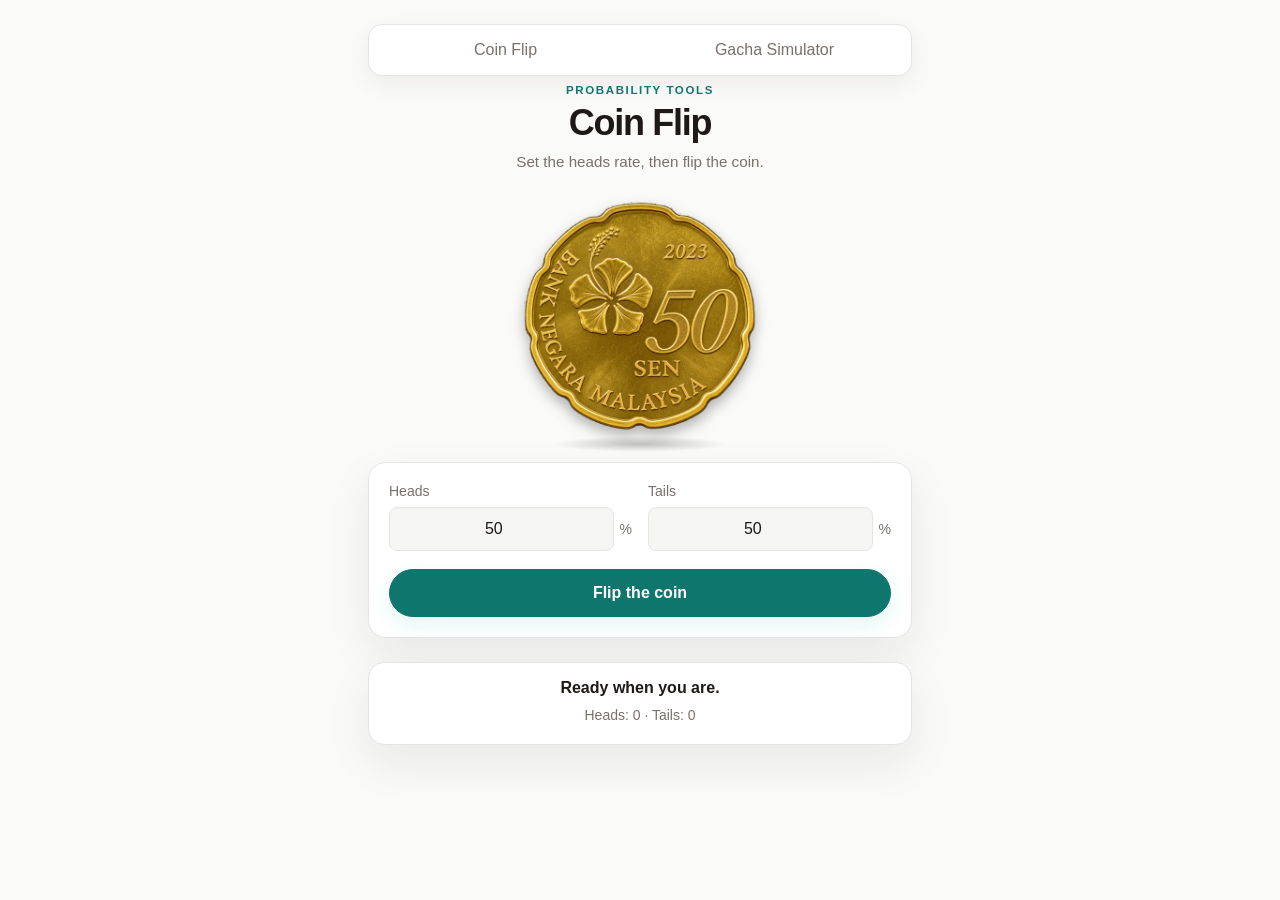
<file: index.html>
<!DOCTYPE html>
<html lang="en">
<head>
	<meta charset="utf-8">
	<meta name="viewport" content="width=device-width, initial-scale=1, viewport-fit=cover">
	<title>Coin Flip</title>
	<link rel="icon" href="data:image/svg+xml,<svg xmlns='http://www.w3.org/2000/svg' viewBox='0 0 100 100'><text y='.9em' font-size='90'>🪙</text></svg>">
	<link rel="stylesheet" href="styles/styles.css?v=__BUILD_VERSION__">
</head>
<body>
	<div id="app" aria-live="polite"></div>
	<script src="js/view-loader.js?v=__BUILD_VERSION__" data-view="views/coin-flip.html?v=__BUILD_VERSION__" data-script="js/script.js?v=__BUILD_VERSION__" defer></script>
</body>
</html>
</file>
<file: styles/styles.css>
:root {
	/* color-scheme keeps native spinners and scrollbars on theme in dark mode */
	color-scheme: light dark;
	--bg: #fafaf9;
	--fg: #1c1917;
	--muted: #78716c;
	--accent: #0f766e;
	--border: #e7e5e4;
	--hover: rgba( 28, 25, 23, 0.06 );
	--surface: #ffffff;
	--surface-muted: #f5f5f4;
	--accent-soft: #ccfbf1;
	--accent-contrast: #ffffff;
	--page-glow: rgba( 20, 184, 166, 0.12 );
	--shadow: 0 18px 45px rgba( 28, 25, 23, 0.08 );
}

@media ( prefers-color-scheme: dark ) {
	:root {
		--bg: #171717;
		--fg: #f5f5f4;
		--muted: #a8a29e;
		--accent: #5eead4;
		--border: #262626;
		--hover: rgba( 245, 245, 244, 0.08 );
		--surface: #202020;
		--surface-muted: #292929;
		--accent-soft: rgba( 94, 234, 212, 0.14 );
		--accent-contrast: #10201d;
		--page-glow: rgba( 45, 212, 191, 0.10 );
		--shadow: 0 22px 55px rgba( 0, 0, 0, 0.28 );
	}
}

/* A parent page can force either palette; these blocks sit after the media query so they win. */
:root[data-theme="light"] {
	color-scheme: light;
	--bg: #fafaf9;
	--fg: #1c1917;
	--muted: #78716c;
	--accent: #0f766e;
	--border: #e7e5e4;
	--hover: rgba( 28, 25, 23, 0.06 );
	--surface: #ffffff;
	--surface-muted: #f5f5f4;
	--accent-soft: #ccfbf1;
	--accent-contrast: #ffffff;
	--page-glow: rgba( 20, 184, 166, 0.12 );
	--shadow: 0 18px 45px rgba( 28, 25, 23, 0.08 );
}

:root[data-theme="dark"] {
	color-scheme: dark;
	--bg: #171717;
	--fg: #f5f5f4;
	--muted: #a8a29e;
	--accent: #5eead4;
	--border: #262626;
	--hover: rgba( 245, 245, 244, 0.08 );
	--surface: #202020;
	--surface-muted: #292929;
	--accent-soft: rgba( 94, 234, 212, 0.14 );
	--accent-contrast: #10201d;
	--page-glow: rgba( 45, 212, 191, 0.10 );
	--shadow: 0 22px 55px rgba( 0, 0, 0, 0.28 );
}

* {
	box-sizing: border-box;
}

[hidden] {
	display: none !important;
}

body {
	margin: 0;
	min-height: 100dvh;
	/* Flex column keeps the nav above the app; the app's auto margin does the centring */
	display: flex;
	flex-direction: column;
	align-items: center;
	background: var( --bg );
	color: var( --fg );
	font-family: "Avenir Next", Avenir, "Segoe UI", Roboto, "Helvetica Neue", sans-serif;
	/* Safe-area insets keep the column clear of notches and home indicators */
	padding: calc( env( safe-area-inset-top ) + 24px ) calc( env( safe-area-inset-right ) + 24px ) calc( env( safe-area-inset-bottom ) + 24px ) calc( env( safe-area-inset-left ) + 24px );
}

#app {
	width: 100%;
}

.app {
	display: flex;
	flex-direction: column;
	align-items: center;
	gap: 24px;
	width: 100%;
	max-width: 34rem;
	/* Auto margins centre the app when the page is short and scroll cleanly when it is not */
	margin: auto;
}

h1 {
	margin: 0;
	font-size: clamp( 1.5rem, 5vw, 2.25rem );
	font-weight: 750;
	letter-spacing: -0.035em;
	text-wrap: balance;
}

.scene {
	position: relative;
	width: clamp( 160px, 40vw, 240px );
	height: clamp( 160px, 40vw, 240px );
}

.coin-shadow {
	position: absolute;
	left: 50%;
	bottom: -14px;
	width: 72%;
	height: 16px;
	margin-left: -36%;
	border-radius: 50%;
	/* Soft ellipse reads as the coin's shadow on the ground */
	background: radial-gradient( ellipse, rgba( 0, 0, 0, 0.22 ), transparent 70% );
	pointer-events: none;
}

.coin-mover {
	position: relative;
	width: 100%;
	height: 100%;
	/* The coin is a button now: click it, or focus it and press Enter or Space */
	cursor: pointer;
	user-select: none;
	min-height: 0;
	padding: 0;
	border: 0;
	background: transparent;
	color: inherit;
	/* Perspective must sit on the parent of the rotating element, not a grandparent */
	perspective: 900px;
}

.coin {
	display: block;
	position: relative;
	width: 100%;
	height: 100%;
	transform-style: preserve-3d;
	will-change: transform;
}

.coin-mover.flipping {
	/* The arc carries the coin up and down with gravity easings per segment */
	animation: toss-arc 0.7s;
	/* While the toss runs the coin ignores clicks, so a rapid click cannot queue another flip */
	pointer-events: none;
}

.coin-mover.flipping .coin {
	/* The spin runs at constant angular speed, exactly like a real tossed coin */
	animation: toss-spin 0.7s linear forwards;
}

.coin-mover.flipping ~ .coin-shadow {
	/* The ground shadow shrinks and fades as the coin rises, returns as it falls */
	animation: toss-shadow 0.7s;
}

.coin-mover:focus-visible {
	/* Keyboard focus gets a clear ring around the round coin */
	outline: 2px solid var( --accent );
	outline-offset: 6px;
	border-radius: 50%;
}

@keyframes toss-arc {
	/* Ease-out on the rise (fast launch, slow at apex), ease-in on the fall (slow drop, fast land) */
	0%   { transform: translateY( 0 ) scale( 1 ); animation-timing-function: ease-out; }
	45%  { transform: translateY( -150px ) scale( 0.94 ); animation-timing-function: ease-in; }
	100% { transform: translateY( 0 ) scale( 1 ); }
}

@keyframes toss-spin {
	0%   { transform: rotateX( var( --flip-from, 0deg ) ); }
	100% { transform: rotateX( var( --flip-to, 1800deg ) ); }
}

@keyframes toss-shadow {
	0%   { transform: scale( 1 ); opacity: 0.7; }
	45%  { transform: scale( 0.5 ); opacity: 0.2; }
	100% { transform: scale( 1 ); opacity: 0.7; }
}

.coin-face {
	position: absolute;
	inset: 0;
	backface-visibility: hidden;
}

.coin-art {
	display: block;
	width: 100%;
	height: 100%;
	object-fit: contain;
	overflow: visible;
	pointer-events: none;
	filter: drop-shadow( 0 6px 7px rgba( 0, 0, 0, 0.3 ) );
}

.coin-metal {
	stroke: #604514;
	stroke-width: 2;
}

.coin-rim {
	fill: none;
	stroke: rgba( 255, 231, 132, 0.65 );
	stroke-width: 2;
}

.coin-hibiscus ellipse,
.coin-hibiscus circle {
	fill: rgba( 102, 72, 15, 0.22 );
	stroke: #6b4d14;
	stroke-width: 1.2;
}

.coin-engraving,
.coin-tendrils path {
	fill: none;
	stroke: #654812;
	stroke-linecap: round;
	stroke-linejoin: round;
	filter: drop-shadow( 0 1px 0 rgba( 255, 232, 134, 0.75 ) );
}

.coin-engraving {
	stroke-width: 2;
}

.coin-tendrils path {
	stroke-width: 4.5;
}

.coin-value,
.coin-sen,
.coin-year,
.coin-bank,
.coin-latent {
	fill: #6a4b13;
	font-family: Georgia, "Times New Roman", serif;
	filter: drop-shadow( 0 1px 0 rgba( 255, 235, 145, 0.8 ) );
}

.coin-value {
	font-size: 58px;
	font-style: italic;
}

.coin-sen {
	font-size: 18px;
	font-weight: 700;
}

.coin-year {
	font-size: 14px;
	font-style: italic;
}

.coin-bank {
	font-size: 10px;
	font-weight: 700;
	letter-spacing: 1.2px;
}

.coin-dots {
	fill: #765718;
	filter: drop-shadow( 0 1px 0 rgba( 255, 235, 145, 0.75 ) );
}

.coin-latent {
	font-size: 24px;
	font-weight: 700;
	opacity: 0.28;
}

.coin-tails {
	/* Tails starts rotated so it is the hidden back until the coin flips */
	transform: rotateX( 180deg );
}

.controls {
	display: flex;
	gap: 16px;
	width: 100%;
}

.percent-field {
	display: flex;
	flex-direction: column;
	gap: 8px;
	flex: 1;
	min-width: 0;
	color: var( --muted );
	font-size: 0.875rem;
}

input {
	min-height: 44px;
	width: 100%;
	padding: 8px 12px;
	border: 1px solid var( --border );
	border-radius: 8px;
	background: transparent;
	color: var( --fg );
	font: inherit;
	font-size: 16px; /* 16px stops iOS from auto-zooming the focused field */
	font-variant-numeric: tabular-nums;
	text-align: center;
}

input:focus {
	border-color: var( --accent );
}

input:focus-visible,
button:focus-visible {
	/* Keyboard focus keeps a visible ring instead of relying on the border tint alone */
	outline: 2px solid var( --accent );
	outline-offset: 2px;
}

button {
	min-height: 48px;
	padding: 14px 32px;
	border: 1px solid var( --border );
	border-radius: 999px;
	background: transparent;
	color: var( --fg );
	font: inherit;
	font-size: 1rem;
	cursor: pointer;
	transition: background 120ms ease, transform 120ms ease;
}

button:hover {
	background: var( --hover );
}

button:active {
	transform: scale( 0.98 );
}

.coin-mover:hover {
	background: transparent;
}

.coin-mover:active {
	transform: none;
}

.coin-mover:disabled {
	opacity: 1;
}

button:disabled {
	opacity: 0.5;
	cursor: default;
}

.result {
	margin: 0;
	min-height: 1.5em;
	font-weight: 600;
	color: var( --muted );
}

.stats {
	margin: 0;
	min-height: 1.5em;
	font-size: 0.875rem;
	font-variant-numeric: tabular-nums;
	color: var( --muted );
}

.site-nav {
	display: flex;
	gap: 4px;
	width: 100%;
	max-width: 34rem;
	margin: 0 auto 8px;
	border-bottom: 1px solid var( --border );
}

.nav-link {
	padding: 12px 16px;
	margin-bottom: -1px;
	border-bottom: 2px solid transparent;
	color: var( --muted );
	font-weight: 500;
	text-decoration: none;
}

.nav-link:hover {
	background: var( --hover );
	color: var( --fg );
}

.nav-link.active {
	/* The active page keeps the accent underline so the current tab is obvious */
	border-bottom-color: var( --accent );
	color: var( --accent );
}

.gacha-controls {
	display: grid;
	grid-template-columns: repeat( 2, minmax( 0, 1fr ) );
	align-items: end;
	gap: 16px;
	width: 100%;
}

.percent-input-row {
	display: flex;
	align-items: center;
	gap: 6px;
	width: 100%;
}

.percent-input-row input {
	flex: 1;
	width: 100%;
	min-width: 0;
}

.percent-suffix {
	color: var( --muted );
	font-size: 0.875rem;
}

.button-row {
	display: flex;
	gap: 8px;
}

.field-error {
	margin: 0;
	width: 100%;
	color: #dc2626;
	font-size: 0.875rem;
}

.status {
	margin: 0;
	min-height: 1.5em;
	color: var( --muted );
}

.results-grid {
	/* Exactly five cards per row, gacha-style, at every viewport width */
	display: grid;
	grid-template-columns: repeat( 5, 1fr );
	gap: 8px;
	width: 100%;
	margin: 0;
	padding: 0;
	list-style: none;
}

.card {
	overflow: hidden;
	border: 2px solid var( --border );
	border-radius: 10px;
	background: var( --bg );
}

.card-media {
	position: relative;
	aspect-ratio: 3 / 4;
	background: var( --hover );
}

.card-media img {
	display: block;
	width: 100%;
	height: 100%;
	object-fit: cover;
	transition: transform 150ms ease;
}

.card-fallback {
	display: grid;
	place-items: center;
	height: 100%;
	color: var( --muted );
	font-size: 0.75rem;
}

.card-link {
	display: block;
	text-decoration: none;
}

.card-link:focus-visible {
	/* Keyboard focus on a card link gets the same ring as buttons and inputs */
	outline: 2px solid var( --accent );
	outline-offset: 2px;
	border-radius: 8px;
}

.card:hover .card-media img {
	/* A gentle zoom signals the card is clickable without hiding the artwork */
	transform: scale( 1.03 );
}

.rarity-badge {
	/* The badge sits inside the artwork so each card is just image plus rarity */
	position: absolute;
	top: 6px;
	left: 6px;
	padding: 2px 7px;
	border-radius: 999px;
	font-size: 0.7rem;
	font-weight: 700;
	letter-spacing: 0.04em;
	box-shadow: 0 1px 3px rgba( 0, 0, 0, 0.35 );
}

.card-ssr {
	/* Gold reads as the top rarity; the glow stays subtle so the art is the focus */
	border-color: #d4af37;
	box-shadow: 0 0 12px rgba( 212, 175, 55, 0.35 );
}

.card-ssr .rarity-badge {
	background: #d4af37;
	color: #3f2d00;
}

.card-ur {
	border-color: #f9a8d4;
	box-shadow: 0 0 20px rgba( 244, 114, 182, 0.95 ), 0 0 44px rgba( 192, 132, 252, 0.72 );
	filter: drop-shadow( 0 0 10px rgba( 244, 114, 182, 0.78 ) );
	animation: ur-glow 1.35s ease-in-out infinite alternate;
}

.card-ur .card-media::before {
	content: "";
	position: absolute;
	z-index: 1;
	inset: 0;
	pointer-events: none;
	background: radial-gradient( circle at 50% 18%, rgba( 255, 255, 255, 0.65 ), transparent 26% ), linear-gradient( 135deg, rgba( 244, 114, 182, 0.32 ), transparent 42%, rgba( 192, 132, 252, 0.28 ) );
	mix-blend-mode: screen;
	animation: ur-aura 1.35s ease-in-out infinite alternate;
}

.card-ur .card-media::after {
	content: "";
	position: absolute;
	z-index: 1;
	inset: 4px;
	border: 1px solid rgba( 255, 255, 255, 0.82 );
	border-radius: 7px;
	box-shadow: inset 0 0 12px rgba( 255, 255, 255, 0.55 );
	pointer-events: none;
}

.card-ur .rarity-badge {
	z-index: 2;
	background: linear-gradient( 135deg, #fdf2f8 0%, #f9a8d4 30%, #c084fc 100% );
	color: #3b1234;
	text-shadow: 0 0 6px rgba( 255, 255, 255, 0.95 );
	box-shadow: 0 0 8px rgba( 255, 255, 255, 0.85 ), 0 0 16px rgba( 244, 114, 182, 0.9 );
}

@keyframes ur-glow {
	from { box-shadow: 0 0 16px rgba( 244, 114, 182, 0.78 ), 0 0 32px rgba( 192, 132, 252, 0.48 ); filter: drop-shadow( 0 0 7px rgba( 244, 114, 182, 0.65 ) ); }
	to   { box-shadow: 0 0 30px rgba( 244, 114, 182, 1 ), 0 0 68px rgba( 192, 132, 252, 0.92 ); filter: drop-shadow( 0 0 18px rgba( 244, 114, 182, 1 ) ); }
}

@keyframes ur-aura {
	from { opacity: 0.46; }
	to   { opacity: 0.92; }
}

.card-sr {
	border-color: #a855f7;
}

.card-sr .rarity-badge {
	background: #a855f7;
	color: #1e1033;
}

.card-r {
	border-color: #3b82f6;
}

.card-r .rarity-badge {
	background: #3b82f6;
	color: #0b1d33;
}

.summary {
	display: flex;
	flex-direction: column;
	gap: 4px;
	width: 100%;
}

/* Operate surfaces keep controls prominent and feedback compact. */
.app-header {
	display: grid;
	justify-items: center;
	gap: 6px;
	text-align: center;
}

.eyebrow {
	margin: 0;
	color: var( --accent );
	font-size: 0.72rem;
	font-weight: 750;
	letter-spacing: 0.14em;
	text-transform: uppercase;
}

.app-intro {
	max-width: 30rem;
	margin: 0;
	color: var( --muted );
	font-size: 0.95rem;
	line-height: 1.55;
	text-wrap: pretty;
}

.gacha-app {
	flex: 0 0 auto;
	justify-content: flex-start;
	margin-block: clamp( 2rem, 7vh, 4rem ) 0;
}

.control-card,
.result-panel,
.summary {
	width: 100%;
	border: 1px solid var( --border );
	background: var( --surface );
	box-shadow: var( --shadow );
}

.control-card {
	display: grid;
	gap: 18px;
	padding: 20px;
	border-radius: 18px;
}

.coin-controls .primary-button {
	width: 100%;
}

.result-panel {
	display: grid;
	gap: 4px;
	padding: 16px 20px;
	border-radius: 16px;
	text-align: center;
}

.result-panel .result {
	color: var( --fg );
	font-size: 1rem;
}

input {
	background: var( --surface-muted );
	transition: border-color 120ms ease, box-shadow 120ms ease, background 120ms ease;
}

input:focus {
	background: var( --surface );
	box-shadow: 0 0 0 3px var( --accent-soft );
}

.primary-button {
	border-color: var( --accent );
	background: var( --accent );
	color: var( --accent-contrast );
	font-weight: 700;
	box-shadow: 0 8px 20px var( --page-glow );
}

.primary-button:hover {
	background: var( --accent );
	filter: brightness( 1.08 );
	transform: translateY( -1px );
}

.site-nav {
	padding: 4px;
	border: 1px solid var( --border );
	border-radius: 14px;
	background: var( --surface );
	box-shadow: 0 8px 24px rgba( 28, 25, 23, 0.06 );
}

.nav-link {
	margin: 0;
	border: 0;
	border-radius: 10px;
	text-align: center;
	flex: 1;
}

.nav-link.active {
	background: var( --accent-soft );
}

.expected-line {
	color: var( --fg );
	font-weight: 600;
}

.odds-breakdown {
	display: grid;
	grid-template-columns: repeat( 4, 1fr );
	gap: 8px;
}

.odds-chip {
	display: flex;
	justify-content: space-between;
	gap: 6px;
	padding: 8px 10px;
	border: 1px solid var( --border );
	border-radius: 10px;
	background: var( --surface-muted );
	color: var( --muted );
	font-size: 0.75rem;
	font-variant-numeric: tabular-nums;
}

.odds-chip strong {
	color: var( --fg );
}

.odds-ssr {
	border-color: rgba( 212, 175, 55, 0.55 );
}

.odds-sr {
	border-color: rgba( 168, 85, 247, 0.48 );
}

.odds-r {
	border-color: rgba( 59, 130, 246, 0.48 );
}

.odds-ur {
	border-color: rgba( 244, 114, 182, 0.75 );
	background: linear-gradient( 135deg, rgba( 244, 114, 182, 0.16 ), var( --surface-muted ) );
}

.odds-ten {
	grid-column: 1 / -1;
	background: var( --accent-soft );
}

.results-heading {
	display: flex;
	align-items: baseline;
	justify-content: space-between;
	gap: 16px;
	width: 100%;
}

.results-heading h2,
.results-heading p {
	margin: 0;
}

.results-heading h2 {
	font-size: 1rem;
	letter-spacing: -0.01em;
}

.results-heading p {
	color: var( --muted );
	font-size: 0.75rem;
}

.empty-state {
	width: 100%;
	margin: 0;
	padding: 28px 18px;
	border: 1px dashed var( --border );
	border-radius: 14px;
	background: var( --surface-muted );
	color: var( --muted );
	font-size: 0.875rem;
	line-height: 1.5;
	text-align: center;
}

.summary {
	gap: 6px;
	padding: 14px 16px;
	border-radius: 14px;
	box-shadow: none;
}

.card {
	box-shadow: 0 4px 12px rgba( 0, 0, 0, 0.08 );
	animation: card-reveal 260ms both;
}

.card.card-ssr {
	box-shadow: 0 4px 12px rgba( 0, 0, 0, 0.08 ), 0 0 12px rgba( 212, 175, 55, 0.35 );
}

.card:nth-child( 2n ) {
	animation-delay: 30ms;
}

.card:nth-child( 3n ) {
	animation-delay: 60ms;
}

@keyframes card-reveal {
	from {
		opacity: 0;
		transform: translateY( 8px ) scale( 0.98 );
	}
	to {
		opacity: 1;
		transform: translateY( 0 ) scale( 1 );
	}
}

@media ( prefers-reduced-motion: reduce ) {
	*,
	*::before,
	*::after {
		scroll-behavior: auto !important;
		animation-duration: 0.01ms !important;
		animation-iteration-count: 1 !important;
		transition-duration: 0.01ms !important;
	}
}

@media ( max-width: 600px ) {
	body {
		padding: calc( env( safe-area-inset-top ) + 16px ) calc( env( safe-area-inset-right ) + 16px ) calc( env( safe-area-inset-bottom ) + 16px ) calc( env( safe-area-inset-left ) + 16px );
	}
	/* Inputs stack when needed; the linked coin pair remains side by side on ordinary phones */
	.controls {
		flex-direction: column;
	}
	.coin-app .controls {
		flex-direction: row;
	}
	/* Gacha controls stack so the pull button stays a full-width tap target */
	.gacha-controls {
		grid-template-columns: 1fr;
		align-items: stretch;
	}
	.button-row button {
		flex: 1;
	}
	.control-card {
		padding: 16px;
	}
	.results-heading {
		align-items: flex-start;
		flex-direction: column;
		gap: 4px;
	}
	.results-grid {
		gap: 4px;
	}
	.rarity-badge {
		padding: 2px 5px;
		font-size: 0.75rem;
	}
}

@media ( max-width: 340px ) {
	.coin-app .controls {
		flex-direction: column;
	}
}

/* Embed mode ( [data-embed] ) keeps only the app: no nav, no full-page chrome */
:root[data-embed] body {
	min-height: 0;
	background: transparent;
	padding: 20px;
}

:root[data-embed] .site-nav {
	display: none;
}

:root[data-embed] .gacha-app {
	margin-block: 0;
}
</file>
